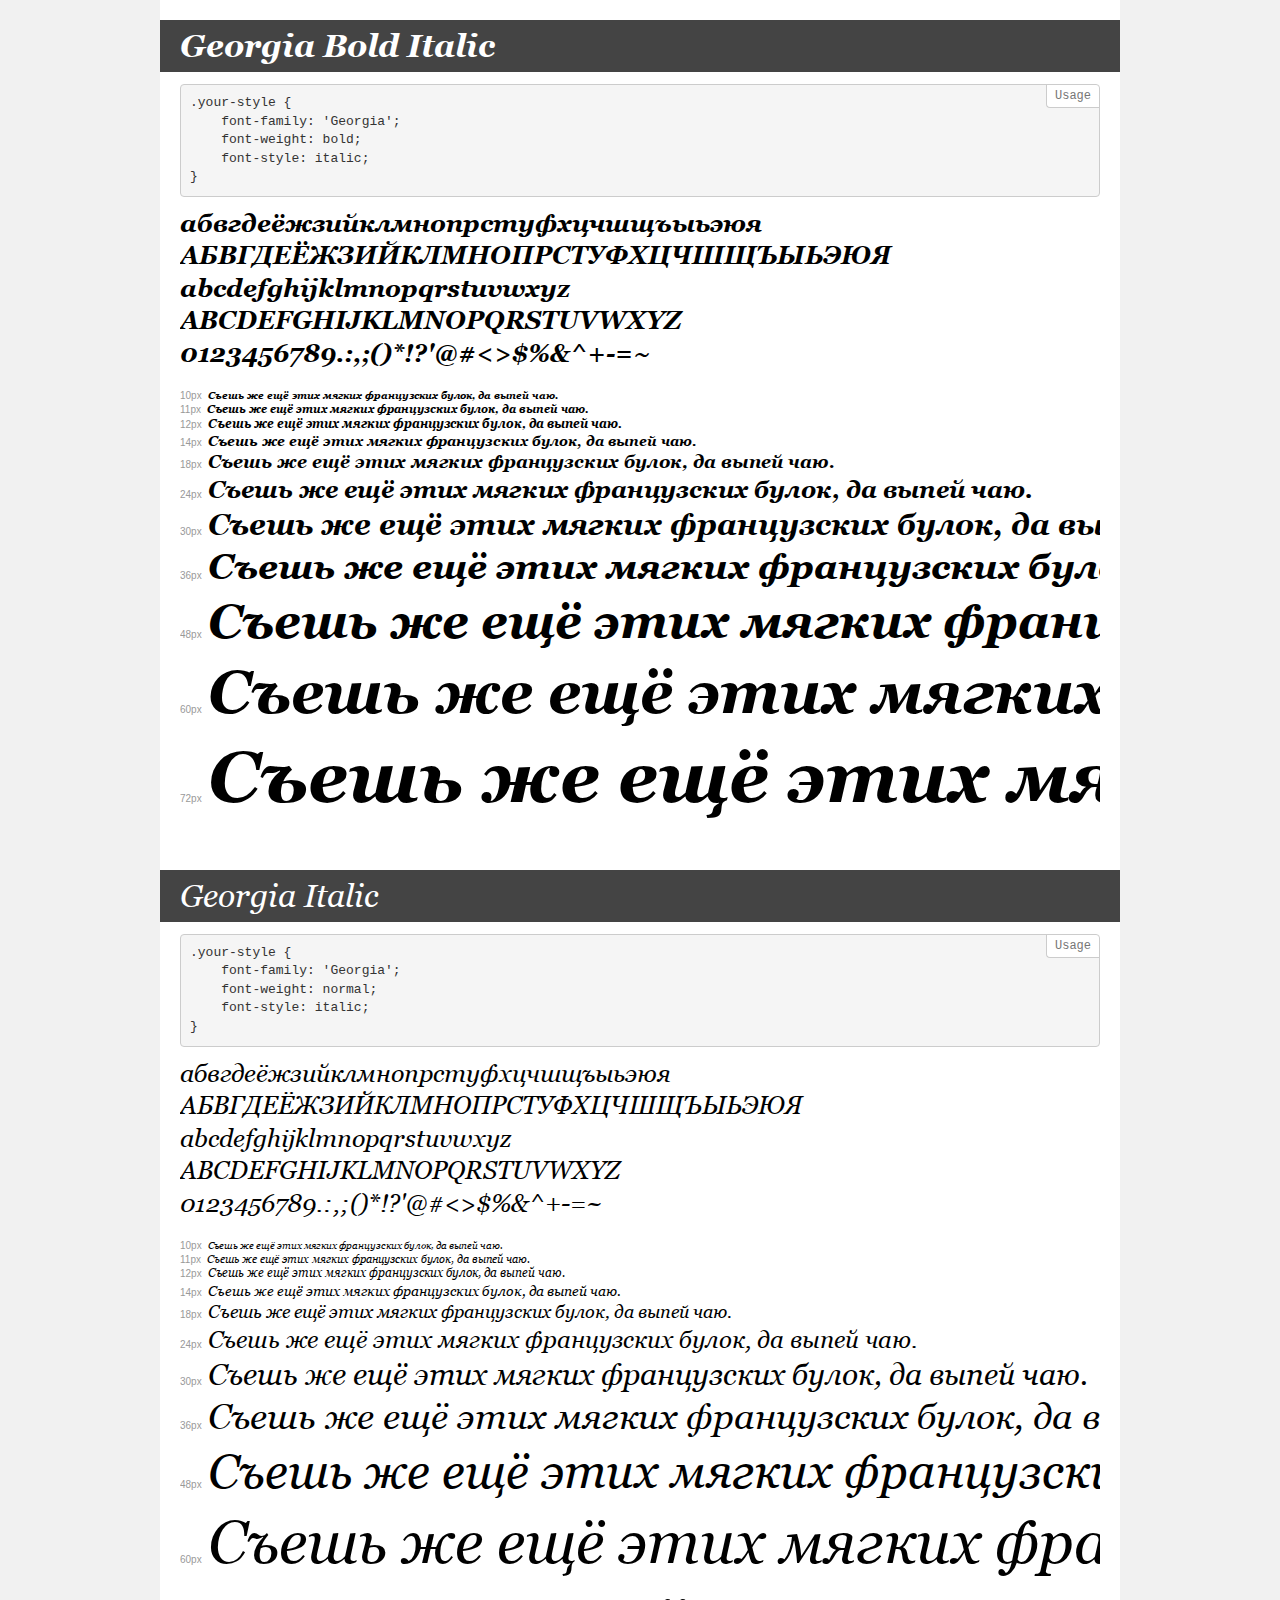
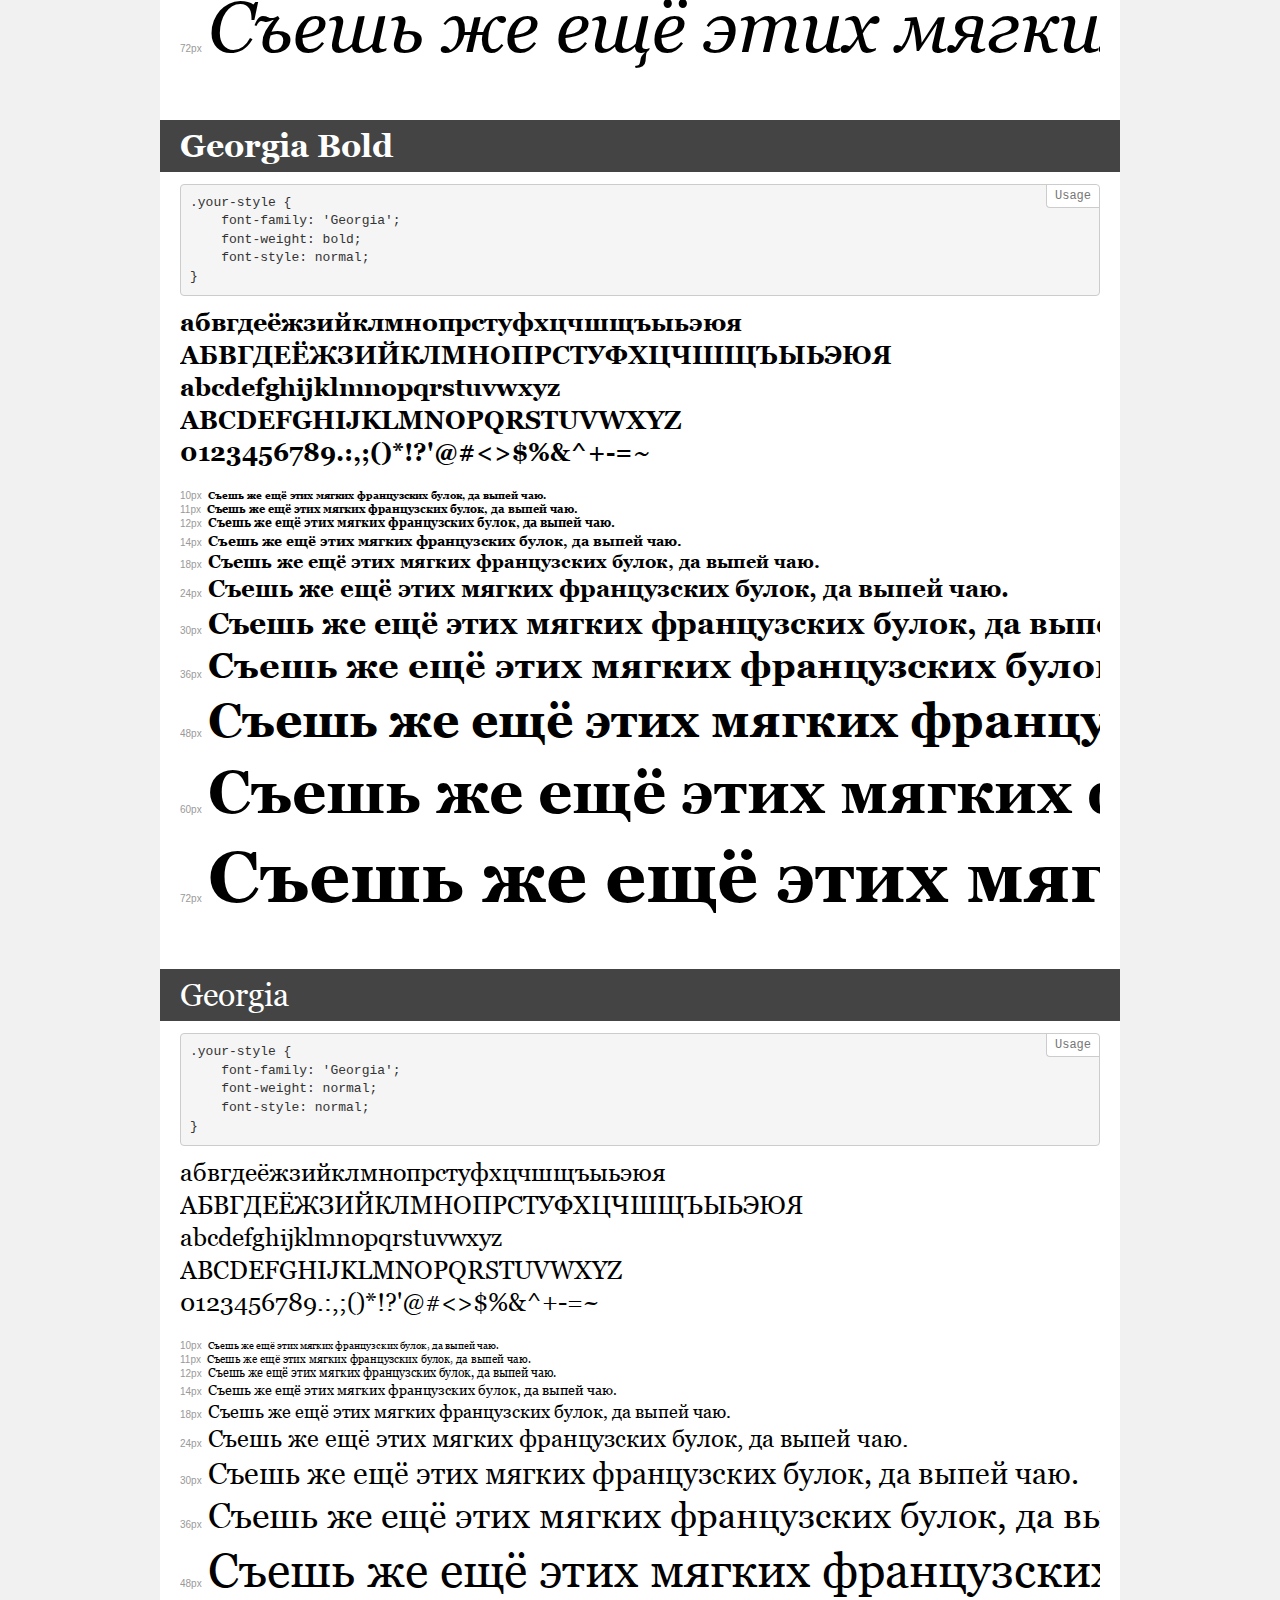
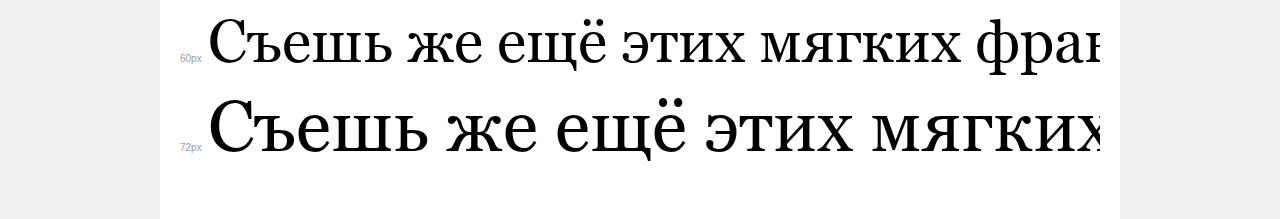
<file: assets/fonts/demo.html>
<!DOCTYPE html>
<html>
<head>
	<meta charset="utf-8">
	<meta http-equiv="X-UA-Compatible" content="IE=edge">
	<meta name="viewport" content="width=device-width, initial-scale=1">
	<meta name="robots" content="noindex, noarchive">
	<title>Transfonter demo</title>
	<link href="stylesheet.css" rel="stylesheet">
	<style>
		/*
		http://meyerweb.com/eric/tools/css/reset/
		v2.0 | 20110126
		License: none (public domain)
		*/
		html, body, div, span, applet, object, iframe,
		h1, h2, h3, h4, h5, h6, p, blockquote, pre,
		a, abbr, acronym, address, big, cite, code,
		del, dfn, em, img, ins, kbd, q, s, samp,
		small, strike, strong, sub, sup, tt, var,
		b, u, i, center,
		dl, dt, dd, ol, ul, li,
		fieldset, form, label, legend,
		table, caption, tbody, tfoot, thead, tr, th, td,
		article, aside, canvas, details, embed,
		figure, figcaption, footer, header, hgroup,
		menu, nav, output, ruby, section, summary,
		time, mark, audio, video {
			margin: 0;
			padding: 0;
			border: 0;
			font-size: 100%;
			font: inherit;
			vertical-align: baseline;
		}
		/* HTML5 display-role reset for older browsers */
		article, aside, details, figcaption, figure,
		footer, header, hgroup, menu, nav, section {
			display: block;
		}
		body {
			line-height: 1;
		}
		ol, ul {
			list-style: none;
		}
		blockquote, q {
			quotes: none;
		}
		blockquote:before, blockquote:after,
		q:before, q:after {
			content: '';
			content: none;
		}
		table {
			border-collapse: collapse;
			border-spacing: 0;
		}
		/* common styles */
		body {
			background: #f1f1f1;
			color: #000;
		}
		.page {
			background: #fff;
			width: 920px;
			margin: 0 auto;
			padding: 20px 20px 0 20px;
			overflow: hidden;
		}
		.font-container {
			overflow-x: auto;
			overflow-y: hidden;
			margin-bottom: 40px;
			line-height: 1.3;
			white-space: nowrap;
			padding-bottom: 5px;
		}
		h1 {
			position: relative;
			background: #444;
			font-size: 32px;
			color: #fff;
			padding: 10px 20px;
			margin: 0 -20px 12px -20px;
		}
		.letters {
			font-size: 25px;
			margin-bottom: 20px;
		}
		.s10:before {
			content: '10px';
		}
		.s11:before {
			content: '11px';
		}
		.s12:before {
			content: '12px';
		}
		.s14:before {
			content: '14px';
		}
		.s18:before {
			content: '18px';
		}
		.s24:before {
			content: '24px';
		}
		.s30:before {
			content: '30px';
		}
		.s36:before {
			content: '36px';
		}
		.s48:before {
			content: '48px';
		}
		.s60:before {
			content: '60px';
		}
		.s72:before {
			content: '72px';
		}
		.s10:before, .s11:before, .s12:before, .s14:before,
		.s18:before, .s24:before, .s30:before, .s36:before,
		.s48:before, .s60:before, .s72:before {
			font-family: Arial, sans-serif;
			font-size: 10px;
			font-weight: normal;
			font-style: normal;
			color: #999;
			padding-right: 6px;
		}
		pre {
			display: block;
			position: relative;
			padding: 9px;
			margin: 0 0 10px;
			font-family: Monaco, Menlo, Consolas, "Courier New", monospace !important;
			font-size: 13px;
			line-height: 1.428571429;
			color: #333;
			font-weight: normal !important;
			font-style: normal !important;
			background-color: #f5f5f5;
			border: 1px solid #ccc;
			overflow-x: auto;
			border-radius: 4px;
		}
		pre:after {
			display: block;
			position: absolute;
			right: 0;
			top: 0;
			content: 'Usage';
			line-height: 1;
			padding: 5px 8px;
			font-size: 12px;
			color: #767676;
			background-color: #fff;
			border: 1px solid #ccc;
			border-right: none;
			border-top: none;
			border-radius: 0 4px 0 4px;
			z-index: 10;
		}
		/* responsive */
		@media (max-width: 959px) {
			.page {
				width: auto;
				margin: 0;
			}
		}
	</style>
</head>
<body>
<div class="page">
	<div class="demo" style="font-family: 'Georgia'; font-weight: bold; font-style: italic;">
		<h1>Georgia Bold Italic</h1>
		<pre>.your-style {
    font-family: 'Georgia';
    font-weight: bold;
    font-style: italic;
}</pre>
		<div class="font-container">
			<p class="letters">
				абвгдеёжзийклмнопрстуфхцчшщъыьэюя <br />
				АБВГДЕЁЖЗИЙКЛМНОПРСТУФХЦЧШЩЪЫЬЭЮЯ <br />
				abcdefghijklmnopqrstuvwxyz <br />
				ABCDEFGHIJKLMNOPQRSTUVWXYZ <br />				0123456789.:,;()*!?'@#<>$%&^+-=~
			</p>
			<p class="s10" style="font-size: 10px;">Съешь же ещё этих мягких французских булок, да выпей чаю.</p>
			<p class="s11" style="font-size: 11px;">Съешь же ещё этих мягких французских булок, да выпей чаю.</p>
			<p class="s12" style="font-size: 12px;">Съешь же ещё этих мягких французских булок, да выпей чаю.</p>
			<p class="s14" style="font-size: 14px;">Съешь же ещё этих мягких французских булок, да выпей чаю.</p>
			<p class="s18" style="font-size: 18px;">Съешь же ещё этих мягких французских булок, да выпей чаю.</p>
			<p class="s24" style="font-size: 24px;">Съешь же ещё этих мягких французских булок, да выпей чаю.</p>
			<p class="s30" style="font-size: 30px;">Съешь же ещё этих мягких французских булок, да выпей чаю.</p>
			<p class="s36" style="font-size: 36px;">Съешь же ещё этих мягких французских булок, да выпей чаю.</p>
			<p class="s48" style="font-size: 48px;">Съешь же ещё этих мягких французских булок, да выпей чаю.</p>
			<p class="s60" style="font-size: 60px;">Съешь же ещё этих мягких французских булок, да выпей чаю.</p>
			<p class="s72" style="font-size: 72px;">Съешь же ещё этих мягких французских булок, да выпей чаю.</p>
		</div>
	</div>
	<div class="demo" style="font-family: 'Georgia'; font-weight: normal; font-style: italic;">
		<h1>Georgia Italic</h1>
		<pre>.your-style {
    font-family: 'Georgia';
    font-weight: normal;
    font-style: italic;
}</pre>
		<div class="font-container">
			<p class="letters">
				абвгдеёжзийклмнопрстуфхцчшщъыьэюя <br />
				АБВГДЕЁЖЗИЙКЛМНОПРСТУФХЦЧШЩЪЫЬЭЮЯ <br />
				abcdefghijklmnopqrstuvwxyz <br />
				ABCDEFGHIJKLMNOPQRSTUVWXYZ <br />				0123456789.:,;()*!?'@#<>$%&^+-=~
			</p>
			<p class="s10" style="font-size: 10px;">Съешь же ещё этих мягких французских булок, да выпей чаю.</p>
			<p class="s11" style="font-size: 11px;">Съешь же ещё этих мягких французских булок, да выпей чаю.</p>
			<p class="s12" style="font-size: 12px;">Съешь же ещё этих мягких французских булок, да выпей чаю.</p>
			<p class="s14" style="font-size: 14px;">Съешь же ещё этих мягких французских булок, да выпей чаю.</p>
			<p class="s18" style="font-size: 18px;">Съешь же ещё этих мягких французских булок, да выпей чаю.</p>
			<p class="s24" style="font-size: 24px;">Съешь же ещё этих мягких французских булок, да выпей чаю.</p>
			<p class="s30" style="font-size: 30px;">Съешь же ещё этих мягких французских булок, да выпей чаю.</p>
			<p class="s36" style="font-size: 36px;">Съешь же ещё этих мягких французских булок, да выпей чаю.</p>
			<p class="s48" style="font-size: 48px;">Съешь же ещё этих мягких французских булок, да выпей чаю.</p>
			<p class="s60" style="font-size: 60px;">Съешь же ещё этих мягких французских булок, да выпей чаю.</p>
			<p class="s72" style="font-size: 72px;">Съешь же ещё этих мягких французских булок, да выпей чаю.</p>
		</div>
	</div>
	<div class="demo" style="font-family: 'Georgia'; font-weight: bold; font-style: normal;">
		<h1>Georgia Bold</h1>
		<pre>.your-style {
    font-family: 'Georgia';
    font-weight: bold;
    font-style: normal;
}</pre>
		<div class="font-container">
			<p class="letters">
				абвгдеёжзийклмнопрстуфхцчшщъыьэюя <br />
				АБВГДЕЁЖЗИЙКЛМНОПРСТУФХЦЧШЩЪЫЬЭЮЯ <br />
				abcdefghijklmnopqrstuvwxyz <br />
				ABCDEFGHIJKLMNOPQRSTUVWXYZ <br />				0123456789.:,;()*!?'@#<>$%&^+-=~
			</p>
			<p class="s10" style="font-size: 10px;">Съешь же ещё этих мягких французских булок, да выпей чаю.</p>
			<p class="s11" style="font-size: 11px;">Съешь же ещё этих мягких французских булок, да выпей чаю.</p>
			<p class="s12" style="font-size: 12px;">Съешь же ещё этих мягких французских булок, да выпей чаю.</p>
			<p class="s14" style="font-size: 14px;">Съешь же ещё этих мягких французских булок, да выпей чаю.</p>
			<p class="s18" style="font-size: 18px;">Съешь же ещё этих мягких французских булок, да выпей чаю.</p>
			<p class="s24" style="font-size: 24px;">Съешь же ещё этих мягких французских булок, да выпей чаю.</p>
			<p class="s30" style="font-size: 30px;">Съешь же ещё этих мягких французских булок, да выпей чаю.</p>
			<p class="s36" style="font-size: 36px;">Съешь же ещё этих мягких французских булок, да выпей чаю.</p>
			<p class="s48" style="font-size: 48px;">Съешь же ещё этих мягких французских булок, да выпей чаю.</p>
			<p class="s60" style="font-size: 60px;">Съешь же ещё этих мягких французских булок, да выпей чаю.</p>
			<p class="s72" style="font-size: 72px;">Съешь же ещё этих мягких французских булок, да выпей чаю.</p>
		</div>
	</div>
	<div class="demo" style="font-family: 'Georgia'; font-weight: normal; font-style: normal;">
		<h1>Georgia</h1>
		<pre>.your-style {
    font-family: 'Georgia';
    font-weight: normal;
    font-style: normal;
}</pre>
		<div class="font-container">
			<p class="letters">
				абвгдеёжзийклмнопрстуфхцчшщъыьэюя <br />
				АБВГДЕЁЖЗИЙКЛМНОПРСТУФХЦЧШЩЪЫЬЭЮЯ <br />
				abcdefghijklmnopqrstuvwxyz <br />
				ABCDEFGHIJKLMNOPQRSTUVWXYZ <br />				0123456789.:,;()*!?'@#<>$%&^+-=~
			</p>
			<p class="s10" style="font-size: 10px;">Съешь же ещё этих мягких французских булок, да выпей чаю.</p>
			<p class="s11" style="font-size: 11px;">Съешь же ещё этих мягких французских булок, да выпей чаю.</p>
			<p class="s12" style="font-size: 12px;">Съешь же ещё этих мягких французских булок, да выпей чаю.</p>
			<p class="s14" style="font-size: 14px;">Съешь же ещё этих мягких французских булок, да выпей чаю.</p>
			<p class="s18" style="font-size: 18px;">Съешь же ещё этих мягких французских булок, да выпей чаю.</p>
			<p class="s24" style="font-size: 24px;">Съешь же ещё этих мягких французских булок, да выпей чаю.</p>
			<p class="s30" style="font-size: 30px;">Съешь же ещё этих мягких французских булок, да выпей чаю.</p>
			<p class="s36" style="font-size: 36px;">Съешь же ещё этих мягких французских булок, да выпей чаю.</p>
			<p class="s48" style="font-size: 48px;">Съешь же ещё этих мягких французских булок, да выпей чаю.</p>
			<p class="s60" style="font-size: 60px;">Съешь же ещё этих мягких французских булок, да выпей чаю.</p>
			<p class="s72" style="font-size: 72px;">Съешь же ещё этих мягких французских булок, да выпей чаю.</p>
		</div>
	</div>
</div>
</body>
</html>
</file>
<file: assets/fonts/stylesheet.css>
/* This stylesheet generated by Transfonter (https://transfonter.org) on August 20, 2017 8:36 PM */

@font-face {
	font-family: 'Georgia';
	src: url('Georgia-BoldItalic.eot');
	src: local('Georgia Bold Italic'), local('Georgia-BoldItalic'),
		url('Georgia-BoldItalic.eot?#iefix') format('embedded-opentype'),
		url('Georgia-BoldItalic.woff') format('woff'),
		url('Georgia-BoldItalic.ttf') format('truetype');
	font-weight: bold;
	font-style: italic;
}

@font-face {
	font-family: 'Georgia';
	src: url('Georgia-Italic.eot');
	src: local('Georgia Italic'), local('Georgia-Italic'),
		url('Georgia-Italic.eot?#iefix') format('embedded-opentype'),
		url('Georgia-Italic.woff') format('woff'),
		url('Georgia-Italic.ttf') format('truetype');
	font-weight: normal;
	font-style: italic;
}

@font-face {
	font-family: 'Georgia';
	src: url('Georgia-Bold.eot');
	src: local('Georgia Bold'), local('Georgia-Bold'),
		url('Georgia-Bold.eot?#iefix') format('embedded-opentype'),
		url('Georgia-Bold.woff') format('woff'),
		url('Georgia-Bold.ttf') format('truetype');
	font-weight: bold;
	font-style: normal;
}

@font-face {
	font-family: 'Georgia';
	src: url('Georgia.eot');
	src: local('Georgia'),
		url('Georgia.eot?#iefix') format('embedded-opentype'),
		url('Georgia.woff') format('woff'),
		url('Georgia.ttf') format('truetype');
	font-weight: normal;
	font-style: normal;
}
</file>
